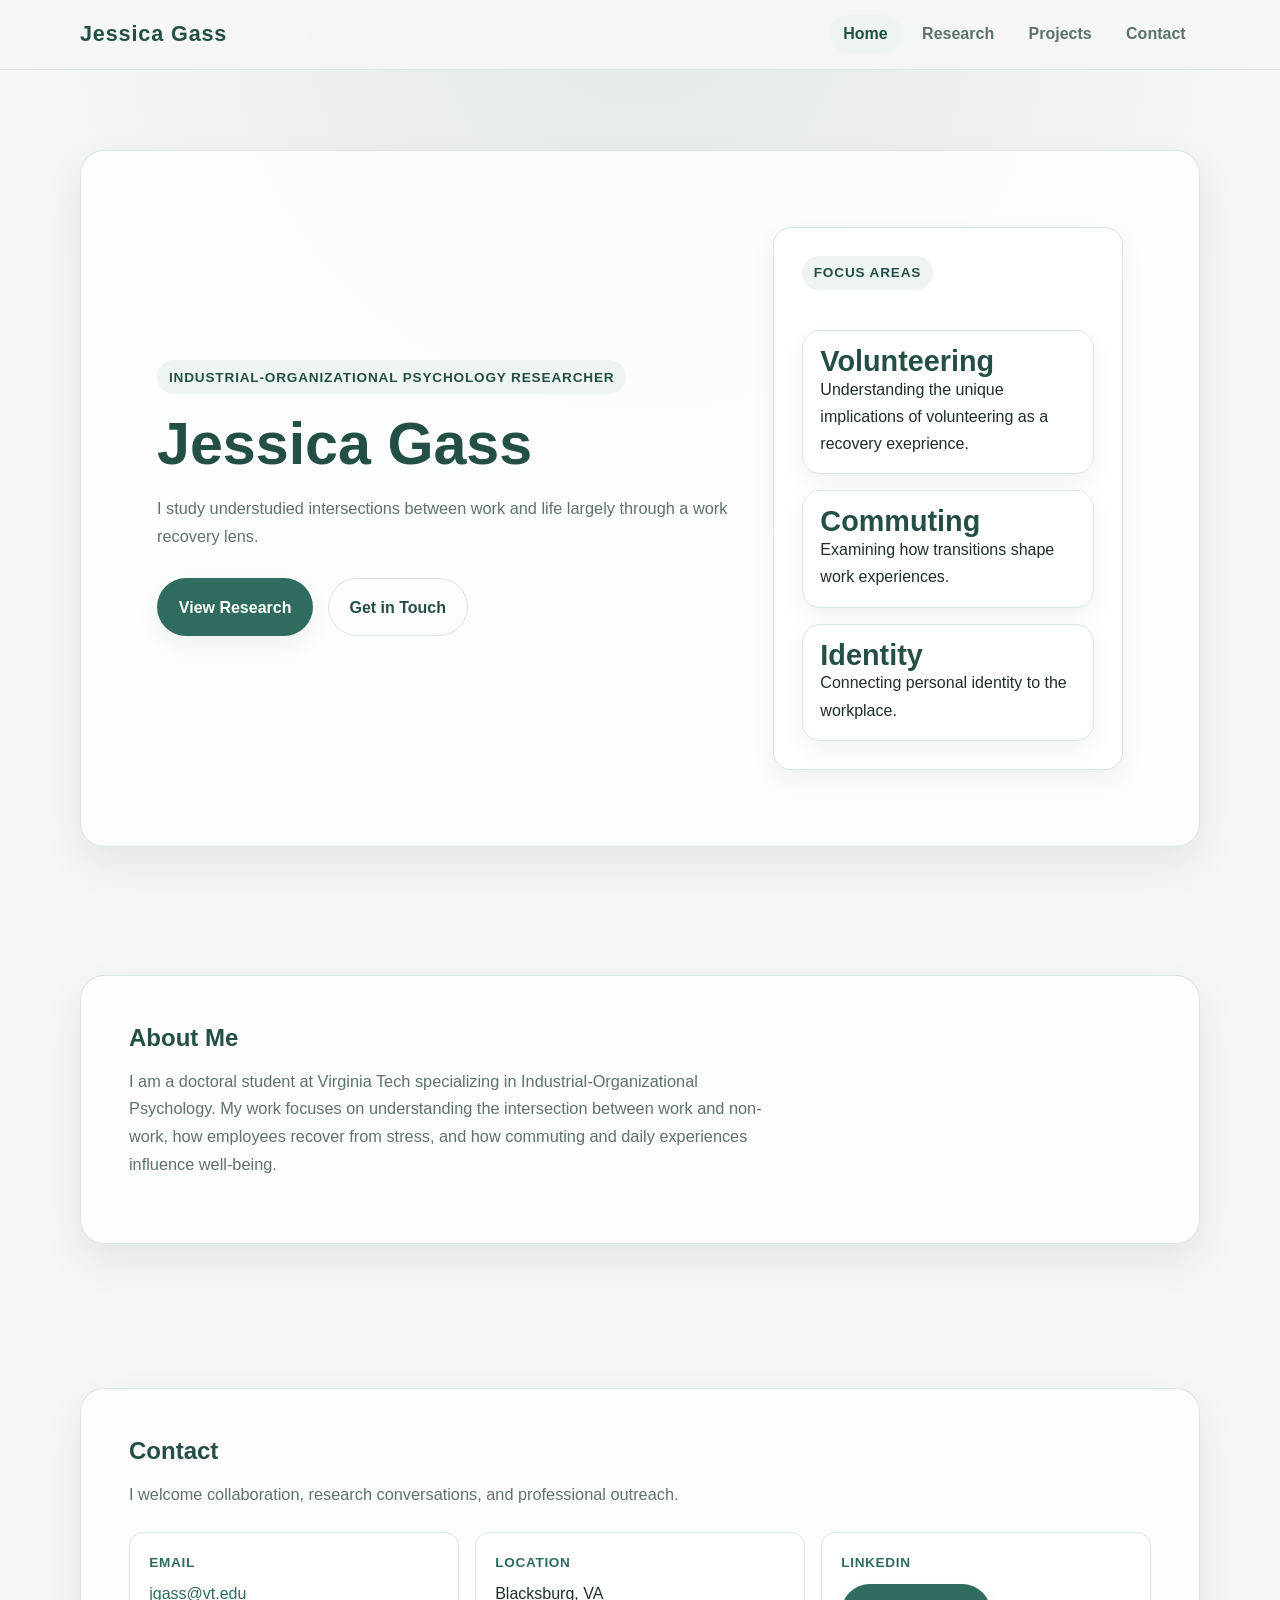
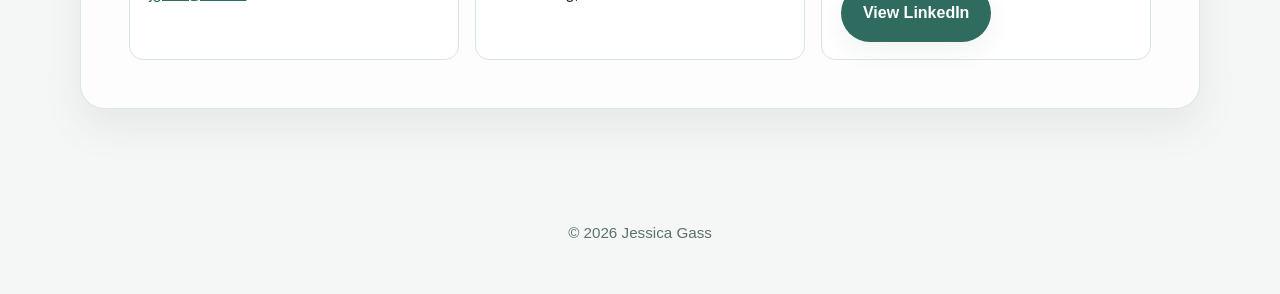
<file: index.html>
<!DOCTYPE html>
<html lang="en">
<head>
    <meta charset="UTF-8">
    <meta name="viewport" content="width=device-width, initial-scale=1.0">
    <title>Jessica Gass</title>
    <link rel="stylesheet" href="styles.css">
</head>
<body>

<header>
    <nav class="navbar">
        <h1 class="logo">Jessica Gass</h1>
        <ul class="nav-links">
            <li><a href="index.html" class="active">Home</a></li>
            <li><a href="research.html">Research</a></li>
            <li><a href="projects.html">Projects</a></li>
            <li><a href="#contact">Contact</a></li>
        </ul>
    </nav>
</header>

<section class="hero">
    <div class="section-inner">
        <div class="hero-panel">
            <div class="hero-grid">
                <div class="hero-text">
                    <span class="eyebrow">Industrial-Organizational Psychology Researcher</span>
                    <h2>Jessica Gass</h2>
                    <p>
                        I study understudied intersections between work and life largely through a work recovery lens.
                    </p>
                    <div class="hero-actions">
                        <a href="research.html" class="button">View Research</a>
                        <a href="#contact" class="button-secondary">Get in Touch</a>
                    </div>
                </div>
                <aside class="hero-card">
                    <span class="eyebrow">Focus Areas</span>
                    <div class="stat-list">
                        <div class="stat-card">
                            <strong>Volunteering</strong>
                            <span>Understanding the unique implications of volunteering as a recovery exeprience.</span>
                        </div>
                        <div class="stat-card">
                            <strong>Commuting</strong>
                            <span>Examining how transitions shape work experiences.</span>
                        </div>
                        <div class="stat-card">
                            <strong>Identity</strong>
                            <span>Connecting personal identity to the workplace.</span>
                        </div>
                    </div>
                </aside>
            </div>
        </div>
    </div>
</section>

<section class="about tight-follow">
    <div class="section-inner">
        <div class="panel">
            <h2>About Me</h2>
            <p class="section-copy">
                I am a doctoral student at Virginia Tech specializing in Industrial-Organizational Psychology.
                My work focuses on understanding the intersection between work and non-work, how employees recover from stress, and how commuting and daily
                experiences influence well-being.
            </p>
        </div>
    </div>
</section>

<section class="contact" id="contact">
    <div class="section-inner">
        <div class="panel">
            <h2>Contact</h2>
            <p class="lead">I welcome collaboration, research conversations, and professional outreach.</p>
            <div class="contact-grid">
                <div class="contact-item">
                    <span>Email</span>
                    <a href="mailto:jgass@vt.edu">jgass@vt.edu</a>
                </div>
                <div class="contact-item">
                    <span>Location</span>
                    Blacksburg, VA
                </div>
                <div class="contact-item">
                    <span>LinkedIn</span>
                    <a href="https://www.linkedin.com/in/jessica-gass-5a269016b/" target="_blank" rel="noopener noreferrer" class="button linkedin-button">View LinkedIn</a>
                </div>
            </div>
        </div>
    </div>
</section>

<footer>
    <div class="footer-inner">
        <p>© 2026 Jessica Gass</p>
    </div>
</footer>

</body>
</html>
</file>
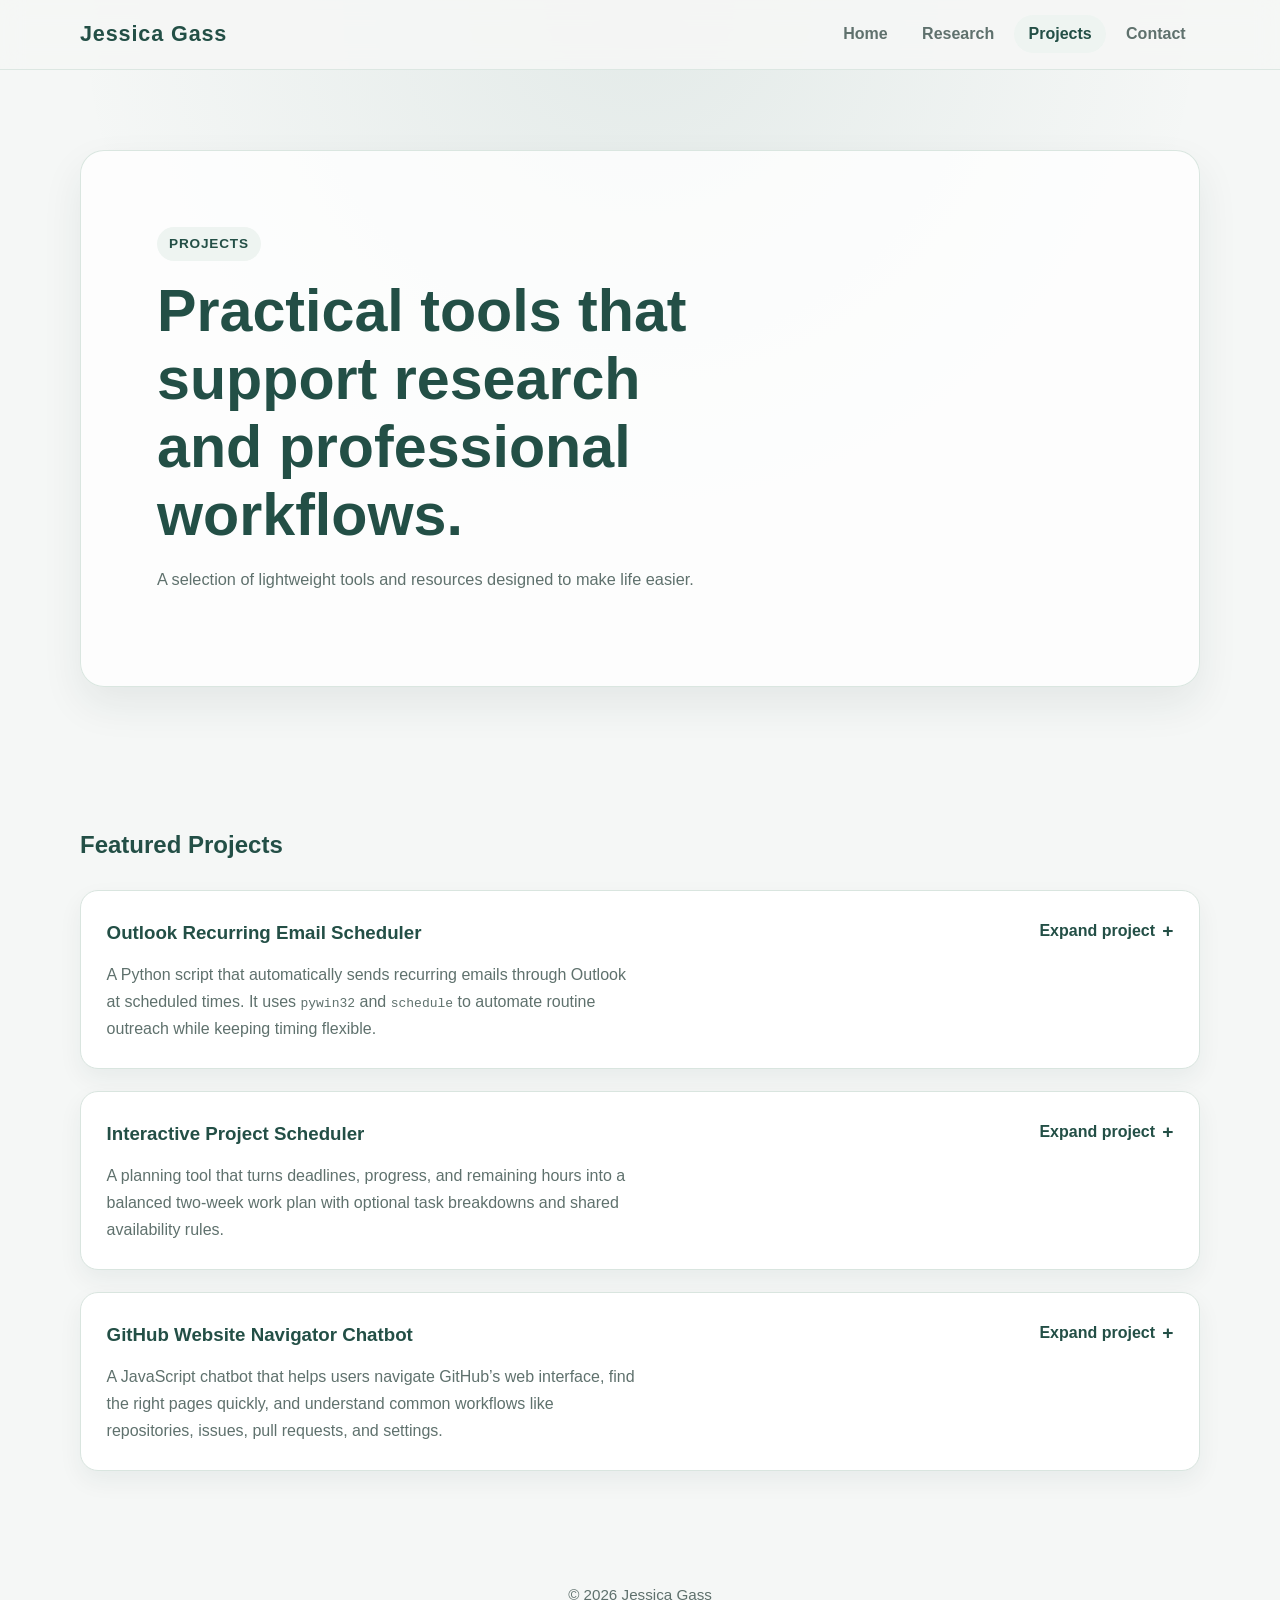
<file: projects.html>
<!DOCTYPE html>
<html lang="en">
<head>
  <meta charset="UTF-8">
  <meta name="viewport" content="width=device-width, initial-scale=1.0">
  <title>Jessica Gass | Projects</title>
  <link rel="stylesheet" href="styles.css">
</head>
<body>

  <header>
    <nav class="navbar">
      <h1 class="logo">Jessica Gass</h1>
      <ul class="nav-links">
        <li><a href="index.html">Home</a></li>
        <li><a href="research.html">Research</a></li>
        <li><a href="projects.html" class="active">Projects</a></li>
        <li><a href="index.html#contact">Contact</a></li>
      </ul>
    </nav>
  </header>

  <main>
    <section class="hero page-hero">
      <div class="section-inner">
        <div class="hero-panel">
          <span class="eyebrow">Projects</span>
          <h2>Practical tools that support research and professional workflows.</h2>
          <p>
            A selection of lightweight tools and resources designed to make life easier.
          </p>
        </div>
      </div>
    </section>

    <section class="highlights">
      <div class="section-inner">
        <h2>Featured Projects</h2>
        <div class="cards project-showcase">
          <details class="card project-card">
            <summary class="project-card-summary">
              <div>
                <h3>Outlook Recurring Email Scheduler</h3>
                <p>
                  A Python script that automatically sends recurring emails through Outlook at scheduled times. 
                  It uses <code>pywin32</code> and <code>schedule</code> to automate routine outreach while keeping timing flexible.
                </p>
              </div>
              <span class="project-card-toggle" aria-hidden="true">Expand project</span>
            </summary>

            <div class="project-card-body">
              <div class="inline-actions">
                <button class="button" id="download-btn">Download Code</button>
              </div>

              <details class="project-details">
                <summary>Instructions for full automation</summary>
                <ol>
                  <li>Open Task Scheduler.</li>
                  <li>Create a basic task.</li>
                  <li>Choose a trigger such as <em>At log on</em> or <em>Daily</em>.</li>
                  <li>Select <em>Start a program</em> as the action.</li>
                  <li>Set the program to <code>python.exe</code>.</li>
                  <li>Provide <code>C:\path\to\outlook_scheduler.py</code> as the argument.</li>
                  <li>Set <code>C:\path\to\</code> as the start-in directory.</li>
                </ol>
              </details>

              <details class="project-details">
                <summary>Scheduling options and adjustments</summary>
                <p>You can adjust when the script sends emails and who receives them:</p>
                <ul>
                  <li><strong>Daily at 9:00 AM:</strong> <code>schedule.every().day.at("09:00").do(send_outlook_email)</code></li>
                  <li><strong>Weekly:</strong> <code>schedule.every().monday.at("10:30").do(send_outlook_email)</code></li>
                  <li><strong>Every 2 hours:</strong> <code>schedule.every(2).hours.do(send_outlook_email)</code></li>
                  <li><strong>Multiple recipients:</strong> <code>mail.To = "a@example.com; b@example.com"</code></li>
                </ul>
              </details>
            </div>
          </details>
          <details class="card project-card scheduler-card">
            <summary class="project-card-summary">
              <div>
                <h3>Interactive Project Scheduler</h3>
                <p>
                  A planning tool that turns deadlines, progress, and remaining hours into a balanced two-week work plan with optional task breakdowns and shared availability rules.
                </p>
              </div>
              <span class="project-card-toggle" aria-hidden="true">Expand project</span>
            </summary>

            <div class="project-card-body scheduler-card-body">
              <div id="project-scheduler" class="panel scheduler-panel">
                <div class="scheduler-header">
                  <h2>Build a balanced project plan</h2>
                  <p class="lead">
                    Enter a deadline, progress, and total hours to spread the remaining work as evenly as possible across the days leading up to the deadline. Detailed step entries are optional.
                  </p>
                </div>

                <div class="scheduler-settings" aria-labelledby="scheduler-settings-title">
                  <div>
                    <h3 id="scheduler-settings-title">Shared availability settings</h3>
                    <p class="scheduler-settings-copy">Set these once and they will apply to every project you add to the schedule.</p>
                  </div>
                  <form id="scheduleSettingsForm" class="scheduler-form scheduler-settings-form">
                    <label>Rest Days (comma separated weekdays)
                      <input type="text" id="restDays" name="restDays" placeholder="Saturday, Sunday">
                    </label>
                    <label>Meeting-Heavy Days (comma separated weekdays)
                      <input type="text" id="meetingDays" name="meetingDays" placeholder="Monday, Wednesday">
                    </label>
                    <div class="inline-actions scheduler-form-full">
                      <button type="submit" class="button-secondary">Save Availability</button>
                    </div>
                  </form>
                </div>

                <form id="projectForm" class="scheduler-form">
                  <label>Project Name
                    <input type="text" id="projectName" name="projectName" required>
                  </label>
                  <label>Stage (0-100%)
                    <input type="number" id="projectStage" name="projectStage" min="0" max="100" required>
                  </label>
                  <label>Deadline
                    <input type="date" id="deadline" name="deadline" required>
                  </label>
                  <label>Importance (1-5)
                    <input type="number" id="importance" name="importance" min="1" max="5" required>
                  </label>
                  <label>Total Project Time (hours)
                    <input type="number" id="totalHours" name="totalHours" min="0.5" step="0.5" required>
                  </label>
                  <label class="scheduler-form-full">Optional Steps (comma separated, format Step:hours)
                    <input type="text" id="steps" name="steps" placeholder="Research:4, Draft:6, Revise:2">
                  </label>
                  <div class="inline-actions scheduler-form-full">
                    <button type="submit" class="button">Add Project</button>
                  </div>
                </form>

                <div class="scheduler-legend scheduler-form-full" aria-label="Scheduler day weights">
                  <span><strong>Rest days:</strong> no new work is assigned.</span>
                  <span><strong>Meeting-heavy days:</strong> lighter workloads receive about half-capacity assignments.</span>
                </div>

                <div class="schedule-actions">
                  <button type="button" class="button-secondary" id="saveScheduleBtn">Save Schedule</button>
                  <button type="button" class="button-secondary" id="downloadScheduleBtn">Download Schedule</button>
                  <button type="button" class="button-secondary" id="resetScheduleBtn">Reset Scheduler</button>
                </div>

                <div id="schedulerStatus" class="scheduler-status" aria-live="polite">
                  Add a project to generate a two-week task schedule.
                </div>
                <div id="calendar" class="cards scheduler-calendar" aria-live="polite"></div>
              </div>
            </div>
          </details>

          <details class="card project-card github-chatbot-card">
            <summary class="project-card-summary">
              <div>
                <h3>GitHub Website Navigator Chatbot</h3>
                <p>
                  A JavaScript chatbot that helps users navigate GitHub’s web interface, find the right pages quickly, and understand common workflows like repositories, issues, pull requests, and settings.
                </p>
              </div>
              <span class="project-card-toggle" aria-hidden="true">Expand project</span>
            </summary>

            <div class="project-card-body github-chatbot-body">
              <div class="panel github-chatbot-panel">
                <h2>Ask the GitHub Navigator chatbot</h2>
                <p class="lead">
                  Ask where to click on GitHub.com for common tasks, how to create a new GitHub Pages page, or for starter code snippets (navbar, dropdown menu, and CSS setup).
                </p>

                <div class="chatbox-shell" role="region" aria-label="GitHub Navigator Chat">
                  <div class="chatbox-header">
                    <span class="chatbox-indicator" aria-hidden="true"></span>
                    <div>
                      <p class="chatbox-title">GitHub Navigator</p>
                      <p class="chatbox-subtitle">Online now</p>
                    </div>
                  </div>

                  <div id="githubChatLog" class="github-chat-log" aria-live="polite"></div>
                  <div class="chatbox-prompts" aria-label="Chat examples">
                    <button type="button" class="prompt-chip" data-prompt="How do I create a new page for my GitHub Pages site?">New page on GitHub Pages</button>
                    <button type="button" class="prompt-chip" data-prompt="Give me basic HTML and CSS for a responsive navbar.">Navbar starter code</button>
                    <button type="button" class="prompt-chip" data-prompt="How do I make a dropdown menu in HTML, CSS, and JavaScript?">Dropdown menu code</button>
                    <button type="button" class="prompt-chip" data-prompt="How should I organize styles.css for a website?">styles.css structure</button>
                  </div>

                  <form id="githubChatForm" class="github-chat-form">
                    <label for="githubChatInput" class="visually-hidden">Your message</label>
                    <input
                      id="githubChatInput"
                      name="githubChatInput"
                      type="text"
                      placeholder="Type your message..."
                      autocomplete="off"
                      required
                    >
                    <div class="inline-actions chatbox-actions">
                      <button type="submit" class="button">Send</button>
                      <button type="button" id="githubChatReset" class="button-secondary">Clear</button>
                    </div>
                  </form>
                  </div>
              </div>
            </div>
          </details>
        </div>
      </div>
    </section>
  </main>

  <footer>
    <div class="footer-inner">
      <p>© 2026 Jessica Gass</p>
    </div>
  </footer>

  <script>
    const code = `
python -m pip install pywin32 schedule
import win32com.client
import schedule
import time
from datetime import datetime

def send_outlook_email():
    try:
        outlook = win32com.client.Dispatch("Outlook.Application")
        mail = outlook.CreateItem(0)
        mail.To = "recipient@example.com"
        mail.CC = ""
        mail.Subject = "Scheduled Outlook Email"
        mail.Body = (
            "Hello,\n\n"
            "This is a recurring scheduled email sent via Python and Outlook.\n\n"
            f"Sent at: {datetime.now()}\n\n"
            "Best regards,"
        )
        mail.Send()
        print(f"Email sent successfully at {datetime.now()}")
    except Exception as e:
        print("Error sending email:", e)

schedule.every().day.at("09:00").do(send_outlook_email)
print("Outlook email scheduler started...")
while True:
    schedule.run_pending()
    time.sleep(30)
    `;

    const STORAGE_KEY = "jessica-project-scheduler";
    const DEFAULT_SETTINGS = {
      restDaysInput: "",
      meetingDaysInput: "",
      restDays: [],
      meetingDays: [],
    };

    const downloadBtn = document.getElementById("download-btn");
    const projectForm = document.getElementById("projectForm");
    const scheduleSettingsForm = document.getElementById("scheduleSettingsForm");
    const restDaysInput = document.getElementById("restDays");
    const meetingDaysInput = document.getElementById("meetingDays");
    const saveScheduleBtn = document.getElementById("saveScheduleBtn");
    const downloadScheduleBtn = document.getElementById("downloadScheduleBtn");
    const resetScheduleBtn = document.getElementById("resetScheduleBtn");
    const calendarEl = document.getElementById("calendar");
    const schedulerStatus = document.getElementById("schedulerStatus");
    const githubChatForm = document.getElementById("githubChatForm");
    const githubChatInput = document.getElementById("githubChatInput");
    const githubChatLog = document.getElementById("githubChatLog");
    const githubChatResetBtn = document.getElementById("githubChatReset");
    const chatPromptButtons = document.querySelectorAll(".prompt-chip");
    const MS_PER_DAY = 1000 * 60 * 60 * 24;
    const WEEKDAY_INDEX = {
      sunday: 0,
      sun: 0,
      monday: 1,
      mon: 1,
      tuesday: 2,
      tue: 2,
      tues: 2,
      wednesday: 3,
      wed: 3,
      thursday: 4,
      thu: 4,
      thurs: 4,
      friday: 5,
      fri: 5,
      saturday: 6,
      sat: 6,
    };

    let projects = [];
    let scheduleSettings = { ...DEFAULT_SETTINGS };
    let latestSchedule = [];
    let latestSummary = null;

    downloadBtn.addEventListener("click", () => {
      const blob = new Blob([code], { type: "text/x-python" });
      const url = URL.createObjectURL(blob);
      const a = document.createElement("a");
      a.href = url;
      a.download = "outlook_email_scheduler.py";
      document.body.appendChild(a);
      a.click();
      document.body.removeChild(a);
      URL.revokeObjectURL(url);
    });

    scheduleSettingsForm.addEventListener("submit", (event) => {
      event.preventDefault();
      applySettingsFromInputs();
      persistSchedulerState();
      renderCalendar();
    });

    projectForm.addEventListener("submit", (event) => {
      event.preventDefault();

      const name = document.getElementById("projectName").value.trim();
      const stage = Number(document.getElementById("projectStage").value);
      const deadline = document.getElementById("deadline").value;
      const importance = Number(document.getElementById("importance").value);
      const totalHours = Number(document.getElementById("totalHours").value);
      const stepsInput = document.getElementById("steps").value.trim();
      const parsedSteps = parseSteps(stepsInput, totalHours);

      projects.push({
        id: crypto.randomUUID(),
        name,
        stage,
        deadline,
        importance,
        totalHours,
        steps: parsedSteps,
      });

      projectForm.reset();
      persistSchedulerState();
      renderCalendar();
    });

    saveScheduleBtn.addEventListener("click", () => {
      persistSchedulerState();
      renderCalendar("Schedule saved in this browser.");
    });

    downloadScheduleBtn.addEventListener("click", () => {
      if (!latestSchedule.length || !latestSummary) {
        renderCalendar("Add at least one project before downloading the schedule.");
        return;
      }

      persistSchedulerState();
      downloadScheduleFile();
      renderCalendar("Schedule downloaded successfully.");
    });

    resetScheduleBtn.addEventListener("click", () => {
      resetScheduler();
    });

    const githubChatOpeners = [
      "Hey! I’m GitHub Navigator 👋 Ask me where to click on GitHub.com and I’ll map out the fastest path.",
      "Try prompts like: 'How do I open pull requests?', 'How do I clone a repo?', 'Where are repository settings?', or 'How can I resolve merge conflicts?'.",
    ];

    const githubDocsHome = { label: "GitHub Docs", url: "https://docs.github.com" };
    const githubDefinitionKnowledge = [
      {
        terms: ["pull request", "pr"],
        answer: "A pull request is a proposal to merge changes from one branch into another. It shows code differences, lets collaborators review and discuss the changes, runs checks, and provides merge options when the update is ready.",
        sources: [
          { label: "About pull requests", url: "https://docs.github.com/pull-requests/collaborating-with-pull-requests/proposing-changes-to-your-work-with-pull-requests/about-pull-requests" },
        ],
      },
      {
        terms: ["action log", "actions log", "workflow log", "run log", "job log"],
        answer: "An Actions log is the detailed output from a workflow run or job in GitHub Actions. It records each step, command output, and failures so you can debug automation and confirm what happened during CI/CD.",
        sources: [
          { label: "Viewing workflow run history", url: "https://docs.github.com/actions/monitoring-and-troubleshooting-workflows/viewing-workflow-run-history" },
        ],
      },
      {
        terms: ["repository", "repo"],
        answer: "A repository is a project container on GitHub that stores files, commit history, branches, pull requests, issues, and settings. It is the central place where code and collaboration workflows live.",
        sources: [
          { label: "About repositories", url: "https://docs.github.com/repositories/creating-and-managing-repositories/about-repositories" },
        ],
      },
      {
        terms: ["branch"],
        answer: "A branch is an independent line of development in a repository. It allows you to work on changes safely without affecting the default branch until you are ready to merge.",
        sources: [
          { label: "About branches", url: "https://docs.github.com/repositories/configuring-branches-and-merges-in-your-repository/managing-branches-in-your-repository/about-branches" },
        ],
      },
      {
        terms: ["commit"],
        answer: "A commit is a saved snapshot of changes in a repository, including a message describing what changed. Commits build your project history and can be reviewed, compared, and reverted.",
        sources: [
          { label: "About commits", url: "https://docs.github.com/pull-requests/committing-changes-to-your-project/creating-and-editing-commits/about-commits" },
        ],
      },
      {
        terms: ["fork"],
        answer: "A fork is a personal copy of someone else’s repository. It lets you experiment and contribute changes back through pull requests without direct write access to the original project.",
        sources: [
          { label: "Fork a repo", url: "https://docs.github.com/pull-requests/collaborating-with-pull-requests/working-with-forks/fork-a-repo" },
        ],
      },
      {
        terms: ["issue"],
        answer: "An issue is a tracked discussion item for bugs, tasks, feature ideas, or questions in a repository. Teams use issues to plan, assign work, and track progress.",
        sources: [
          { label: "Quickstart for GitHub Issues", url: "https://docs.github.com/issues/tracking-your-work-with-issues/quickstart" },
        ],
      },
      {
        terms: ["github action", "workflow"],
        answer: "A GitHub Actions workflow is an automated process defined in YAML files inside .github/workflows. Workflows can run tests, builds, deployments, and other tasks based on events.",
        sources: [
          { label: "Understanding GitHub Actions", url: "https://docs.github.com/actions/learn-github-actions/understanding-github-actions" },
        ],
      },
      {
        terms: ["merge conflict", "conflict"],
        answer: "A merge conflict happens when GitHub cannot automatically combine changes from different branches because overlapping lines were edited differently. You need to choose or combine changes before merging.",
        sources: [
          { label: "Resolving a merge conflict on GitHub", url: "https://docs.github.com/pull-requests/collaborating-with-pull-requests/addressing-merge-conflicts/resolving-a-merge-conflict-on-github" },
        ],
      },
      {
        terms: ["gitignore", ".gitignore"],
        answer: "A .gitignore file tells Git which files and folders should not be tracked, such as build output, secrets, and local environment files.",
        sources: [
          { label: "Ignoring files", url: "https://docs.github.com/get-started/getting-started-with-git/ignoring-files" },
        ],
      },
    ];

    const githubNavigatorKnowledge = [
      {
        keywords: ["repository", "repo", "code tab", "default branch"],
        answer: "Open a repository, then use the top tabs: Code, Issues, Pull requests, Actions, Projects, Security, and Insights.",
        paths: [
          { label: "Your repositories", url: "https://github.com/repositories" },
          { label: "Managing a repository", url: "https://docs.github.com/repositories" },
        ],
      },
      {
        keywords: ["issue", "issues", "bug", "ticket"],
        answer: "Go to the repository > Issues tab > New issue. You can apply labels, assignees, milestones, and templates from the sidebar.",
        paths: [
          { label: "Issues quickstart", url: "https://docs.github.com/issues/tracking-your-work-with-issues/quickstart" },
          { label: "GitHub Issues", url: "https://github.com/issues" },
        ],
      },
      {
        keywords: ["pull request", "pr", "merge"],
        answer: "Open your repo > Pull requests > New pull request, choose base/compare branches, then create and review checks before merging.",
        paths: [
          { label: "Creating a pull request", url: "https://docs.github.com/pull-requests/collaborating-with-pull-requests/proposing-changes-to-your-work-with-pull-requests/creating-a-pull-request" },
          { label: "Pull requests dashboard", url: "https://github.com/pulls" },
        ],
      },
      {
        keywords: ["actions", "workflow", "ci", "logs", "run"],
        answer: "Use the Actions tab inside a repository to view workflow runs, open a run, and inspect each job’s logs and artifacts.",
        paths: [
          { label: "GitHub Actions docs", url: "https://docs.github.com/actions" },
          { label: "Actions dashboard", url: "https://github.com/actions" },
        ],
      },
      {
        keywords: ["branch", "branches", "create branch", "switch branch"],
        answer: "In the repo Code tab, click the branch selector near the file list, then create or switch branches from the dropdown.",
        paths: [
          { label: "About branches", url: "https://docs.github.com/repositories/configuring-branches-and-merges-in-your-repository/managing-branches-in-your-repository/about-branches" },
        ],
      },
      {
        keywords: ["settings", "permissions", "collaborator", "access", "teams"],
        answer: "Go to the repository > Settings. For access control, open Collaborators & teams (or Manage access depending on repo type).",
        paths: [
          { label: "Repository settings", url: "https://docs.github.com/repositories/managing-your-repositorys-settings-and-features" },
        ],
      },
      {
        keywords: ["profile", "account", "avatar", "bio"],
        answer: "Click your profile photo (top-right) to open account menus. Visit Your profile to edit your bio, pinned repos, and activity overview.",
        paths: [
          { label: "Your profile", url: "https://github.com/settings/profile" },
          { label: "Personal settings", url: "https://github.com/settings" },
        ],
      },
      {
        keywords: ["notification", "notifications", "watch", "inbox"],
        answer: "Use the Notifications inbox to track mentions, reviews, and subscribed updates. Filter by reason to reduce noise.",
        paths: [
          { label: "Notifications inbox", url: "https://github.com/notifications" },
          { label: "Notifications docs", url: "https://docs.github.com/account-and-profile/managing-subscriptions-and-notifications-on-github" },
        ],
      },
      {
        keywords: ["clone", "clone repo", "git clone"],
        answer: "Open the repository Code tab, click the green Code button, then copy the HTTPS, SSH, or CLI URL to clone locally.",
        paths: [
          { label: "Cloning a repository", url: "https://docs.github.com/repositories/creating-and-managing-repositories/cloning-a-repository" },
        ],
      },
      {
        keywords: ["push", "commit and push", "upload code", "publish code"],
        answer: "Commit changes locally, then push your branch to GitHub. If prompted, authenticate with your GitHub credentials or a personal access token.",
        paths: [
          { label: "Pushing commits to a remote repository", url: "https://docs.github.com/get-started/using-git/pushing-commits-to-a-remote-repository" },
          { label: "Managing your personal access tokens", url: "https://docs.github.com/authentication/keeping-your-account-and-data-secure/managing-your-personal-access-tokens" },
        ],
      },
      {
        keywords: ["merge conflict", "conflict", "resolve conflict"],
        answer: "When a pull request has conflicts, open it and use Resolve conflicts (if available) or fix conflicts locally and push the updated branch.",
        paths: [
          { label: "Resolving merge conflicts", url: "https://docs.github.com/pull-requests/collaborating-with-pull-requests/addressing-merge-conflicts" },
        ],
      },
      {
        keywords: ["private repo", "public repo", "visibility", "change visibility"],
        answer: "To change repository visibility, open Settings > General, then find the Danger Zone visibility options and confirm the change.",
        paths: [
          { label: "Setting repository visibility", url: "https://docs.github.com/repositories/managing-your-repositorys-settings-and-features/managing-repository-settings/setting-repository-visibility" },
        ],
      },
      {
        keywords: ["2fa", "two factor", "two-factor", "authentication app", "security key"],
        answer: "Enable two-factor authentication from your account security settings, then verify with an authenticator app, security key, or supported method.",
        paths: [
          { label: "Configuring 2FA", url: "https://docs.github.com/authentication/securing-your-account-with-two-factor-authentication-2fa/configuring-two-factor-authentication" },
        ],
      },
      {
        keywords: ["collaborator", "invite collaborator", "add collaborator", "manage access"],
        answer: "In a repository, open Settings > Collaborators and teams (or Manage access), then invite people or teams and assign permission levels.",
        paths: [
          { label: "Inviting collaborators", url: "https://docs.github.com/repositories/managing-your-repositorys-settings-and-features/managing-repository-settings/inviting-collaborators-to-a-personal-repository" },
        ],
      },
    ];

    const starterCodeSnippets = {
      navbar: `<nav class="navbar">
  <a class="brand" href="/">MySite</a>
  <button class="menu-toggle" aria-expanded="false" aria-controls="main-menu">Menu</button>
  <ul id="main-menu" class="menu">
    <li><a href="/">Home</a></li>
    <li><a href="/about.html">About</a></li>
    <li><a href="/projects.html">Projects</a></li>
    <li><a href="/contact.html">Contact</a></li>
  </ul>
</nav>`,
      dropdown: `<div class="dropdown">
  <button class="dropdown-toggle" aria-expanded="false">Resources</button>
  <ul class="dropdown-menu" hidden>
    <li><a href="/guides.html">Guides</a></li>
    <li><a href="/tutorials.html">Tutorials</a></li>
    <li><a href="/faq.html">FAQ</a></li>
  </ul>
</div>

// JavaScript
const toggle = document.querySelector(".dropdown-toggle");
const menu = document.querySelector(".dropdown-menu");
toggle.addEventListener("click", () => {
  const open = toggle.getAttribute("aria-expanded") === "true";
  toggle.setAttribute("aria-expanded", String(!open));
  menu.hidden = open;
});`,
      stylesheet: `:root {
  --bg: #f8fafc;
  --text: #1f2937;
  --primary: #0f766e;
}

* { box-sizing: border-box; }
body {
  margin: 0;
  font-family: Inter, system-ui, sans-serif;
  color: var(--text);
  background: var(--bg);
}

.container {
  width: min(1100px, 92%);
  margin-inline: auto;
}

.button {
  background: var(--primary);
  color: white;
  border: 0;
  border-radius: 999px;
  padding: 0.65rem 1rem;
}`,
    };

    function createGitHubReply(text, sources = [], actions = [], code = "") {
      return { text, sources, actions, code };
    }

    function appendGitHubChatMessage(role, content) {
      const message = document.createElement("div");
      message.className = `github-chat-message ${role}`;
      const roleLabel = role === "bot" ? "GitHub Navigator" : "You";

      const author = document.createElement("span");
      author.className = "github-chat-author";
      author.textContent = roleLabel;

      const body = document.createElement("p");
      body.className = "github-chat-text";
      const payload = typeof content === "string" ? createGitHubReply(content) : content;
      body.textContent = payload.text;

      message.append(author, body);

      if (role === "bot" && payload.code) {
        const codeBlock = document.createElement("pre");
        codeBlock.className = "github-chat-code";
        const codeContent = document.createElement("code");
        codeContent.textContent = payload.code;
        codeBlock.append(codeContent);
        message.append(codeBlock);
      }

      if (role === "bot" && payload.actions?.length) {
        const opportunityList = document.createElement("ul");
        opportunityList.className = "github-chat-actions";

        payload.actions.forEach((action, index) => {
          const item = document.createElement("li");
          item.textContent = `${index + 1}) ${action}`;
          opportunityList.appendChild(item);
        });

        message.append(opportunityList);
      }

      if (role === "bot" && payload.sources?.length) {
        const sourceWrapper = document.createElement("p");
        sourceWrapper.className = "github-chat-text";
        sourceWrapper.append("Source: ");

        payload.sources.forEach((source, index) => {
          const link = document.createElement("a");
          link.href = source.url;
          link.target = "_blank";
          link.rel = "noopener noreferrer";
          link.textContent = source.label;
          sourceWrapper.append(link);

          if (index < payload.sources.length - 1) {
            sourceWrapper.append(", ");
          }
        });

        message.append(sourceWrapper);
      }
      githubChatLog.appendChild(message);
      githubChatLog.scrollTop = githubChatLog.scrollHeight;
    }

    function getGitHubBotReply(question) {
      const input = question.toLowerCase();
      const normalizedInput = normalizeSearchTerms(input);
      const definitionMatch = findDefinitionMatch(normalizedInput);
      const matches = githubNavigatorKnowledge.filter((entry) =>
        entry.keywords.some((keyword) => normalizedInput.includes(keyword))
      );
      const sourceLinks = buildGitHubSources(normalizedInput, matches);

      if (definitionMatch && isDefinitionQuestion(normalizedInput)) {
        return createGitHubReply(
          definitionMatch.answer,
          [githubDocsHome, ...(definitionMatch.sources || [])],
          [
            `Want a practical walkthrough? Ask: "How do I use ${definitionMatch.terms[0]} on GitHub?"`,
            "You can also ask for related terms, like commit, fork, issue, workflow, and merge.",
          ]
        );
      }

      if (isGitHubPagesQuestion(normalizedInput)) {
        return createGitHubReply(
          "To add a new page on GitHub Pages: create a new .html file in your site repository, add it to your navigation links, commit the change, and wait for Pages to rebuild. You can also create pages directly in the GitHub web editor from Add file > Create new file.",
          [
            { label: "GitHub Pages docs", url: "https://docs.github.com/pages" },
            { label: "Creating new files on GitHub", url: "https://docs.github.com/repositories/working-with-files/managing-files/creating-new-files" },
          ],
          [
            "Open your GitHub Pages repository (often <username>.github.io).",
            "Create a file like about.html or resources.html.",
            "Add a matching link in your navbar.",
            "Commit changes to the publishing branch and refresh the live site.",
          ]
        );
      }

      if (isNavbarQuestion(normalizedInput)) {
        return createGitHubReply(
          "Here is a simple responsive navbar starter. Use the same links across your pages so navigation stays consistent.",
          [{ label: "HTML basics", url: "https://developer.mozilla.org/docs/Learn_web_development/Core/Structuring_content/Basic_HTML_syntax" }],
          ["Paste this into your page and adapt link paths for your site structure."],
          starterCodeSnippets.navbar
        );
      }

      if (isDropdownQuestion(normalizedInput)) {
        return createGitHubReply(
          "This dropdown starter includes a small JavaScript toggle and accessible aria-expanded handling.",
          [{ label: "ARIA authoring practices", url: "https://www.w3.org/WAI/ARIA/apg/" }],
          ["Style .dropdown-menu with position:absolute if you want it to open below the button."],
          starterCodeSnippets.dropdown
        );
      }

      if (isStylesheetQuestion(normalizedInput)) {
        return createGitHubReply(
          "This styles.css starter gives you a clean foundation with color variables, body defaults, and reusable utility classes.",
          [{ label: "CSS reference", url: "https://developer.mozilla.org/docs/Web/CSS/Reference" }],
          ["Keep variables at the top and group rules by layout, components, and utilities."],
          starterCodeSnippets.stylesheet
        );
      }

      if (!matches.length) {
        if (definitionMatch) {
          return createGitHubReply(
            definitionMatch.answer,
            [githubDocsHome, ...(definitionMatch.sources || [])],
            [
              `If helpful, I can also show where to click in GitHub to use ${definitionMatch.terms[0]}.`,
            ]
          );
        }

        return createGitHubReply(
          "I can help with GitHub navigation and basic website setup. Ask about GitHub Pages, cloning, pushing commits, pull requests, merge conflicts, repository visibility, collaborators, or starter code for a navbar/dropdown/styles.css.",
          [githubDocsHome, ...sourceLinks],
          [
            "Open github.com and sign in.",
            "Use the top search bar to locate the repository or user.",
            "Use repository tabs (Code, Issues, Pull requests, Actions, Settings) to complete your task.",
            "Ask for a step-by-step path and I’ll provide click-by-click navigation.",
          ]
        );
      }

      return createGitHubReply(
        matches.map((entry) => entry.answer).join(" "),
        sourceLinks,
        buildGitHubActionSteps(input, matches[0])
      );
    }

    function buildGitHubActionSteps(input, match) {
      const repoHint = extractRepoHint(input);
      const repoStep = repoHint
        ? `Open repository: ${repoHint}.`
        : "Open the target repository from search or your profile.";

      const baseSteps = [
        "Sign in at github.com.",
        repoStep,
      ];

      if (!match) {
        return [...baseSteps, "Use the tab that matches your task (Issues, Pull requests, Actions, or Settings)."];
      }

      if (match.keywords.includes("issue")) {
        return [...baseSteps, "Open the Issues tab.", "Click New issue and complete the template."];
      }
      if (match.keywords.includes("pull request")) {
        return [...baseSteps, "Open Pull requests.", "Click New pull request and choose base/compare branches."];
      }
      if (match.keywords.includes("actions")) {
        return [...baseSteps, "Open Actions.", "Select a workflow run to inspect job logs."];
      }
      if (match.keywords.includes("clone")) {
        return [...baseSteps, "Open Code.", "Click the green Code button and copy HTTPS, SSH, or GitHub CLI URL."];
      }
      if (match.keywords.includes("push")) {
        return [...baseSteps, "Commit locally on your branch.", "Run git push origin <branch-name> and verify the branch appears on GitHub."];
      }
      if (match.keywords.includes("conflict")) {
        return [...baseSteps, "Open the pull request and check the conflict warning.", "Use Resolve conflicts or fix locally, then push the branch again."];
      }
      if (match.keywords.includes("settings")) {
        return [...baseSteps, "Open Settings.", "Choose the specific settings section from the left sidebar."];
      }
      return [...baseSteps, "Use the appropriate repository tab to continue the workflow."];
    }

    function buildGitHubSources(input, matches) {
      const searchText = normalizeSearchTerms(input);
      const repoHint = extractRepoHint(input);
      const encodedSearch = encodeURIComponent(repoHint || searchText);
      const links = [
        githubDocsHome,
        { label: "GitHub Search", url: `https://github.com/search?q=${encodedSearch}&type=repositories` },
      ];

      matches.forEach((match) => {
        (match.paths || []).forEach((path) => {
          if (!links.some((existing) => existing.url === path.url)) {
            links.push(path);
          }
        });
      });

      return links;
    }

    function normalizeSearchTerms(rawQuestion) {
      const cleaned = (rawQuestion || "")
        .toLowerCase()
        .replace(/[^a-z0-9\s./_-]/g, " ")
        .replace(/\s+/g, " ")
        .trim();
      return cleaned || "github navigation";
    }

    function includesAny(input, options) {
      return options.some((option) => input.includes(option));
    }

    function isGitHubPagesQuestion(input) {
      return includesAny(input, [
        "github pages",
        "gh pages",
        "new page",
        "create page",
        "add page",
        "new html page",
        "make a page",
      ]) && includesAny(input, ["github", "site", "pages", ".github.io", "website"]);
    }

    function isDefinitionQuestion(input) {
      return includesAny(input, [
        "what is",
        "what's",
        "define",
        "definition",
        "meaning of",
        "explain",
      ]);
    }

    function findDefinitionMatch(input) {
      return githubDefinitionKnowledge.find((entry) =>
        entry.terms.some((term) => input.includes(term))
      );
    }

    function isNavbarQuestion(input) {
      return includesAny(input, ["navbar", "navigation bar", "nav bar", "site menu"]);
    }

    function isDropdownQuestion(input) {
      return includesAny(input, ["dropdown", "drop down", "menu toggle", "submenu"]);
    }

    function isStylesheetQuestion(input) {
      return includesAny(input, ["styles.css", "css file", "stylesheet", "site styles", "css starter"]);
    }

    function extractRepoHint(input) {
      const locationPattern = /\b(?:repo|repository)\s+([a-z0-9._-]+\/[a-z0-9._-]+)\b/i;
      const match = input.match(locationPattern);
      return match ? match[1].trim().replace(/\s+/g, " ") : "";
    }

    function resetGitHubChat() {
      githubChatLog.innerHTML = "";
      githubChatOpeners.forEach((message) => appendGitHubChatMessage("bot", message));
    }

    githubChatForm.addEventListener("submit", (event) => {
      event.preventDefault();
      const question = githubChatInput.value.trim();

      if (!question) {
        return;
      }

      appendGitHubChatMessage("user", question);
      appendGitHubChatMessage("bot", getGitHubBotReply(question));
      githubChatInput.value = "";
      githubChatInput.focus();
    });

    githubChatResetBtn.addEventListener("click", () => {
      resetGitHubChat();
      githubChatInput.focus();
    });

    chatPromptButtons.forEach((button) => {
      button.addEventListener("click", () => {
        const prompt = button.dataset.prompt || "";
        if (!prompt) {
          return;
        }
        githubChatInput.value = prompt;
        githubChatInput.focus();
      });
    });

    function parseWeekdays(value) {
      if (!value) {
        return [];
      }

      return [...new Set(value
        .split(",")
        .map((entry) => WEEKDAY_INDEX[entry.trim().toLowerCase()])
        .filter((day) => Number.isInteger(day)))];
    }

    function applySettingsFromInputs() {
      const normalizedRestDays = parseWeekdays(restDaysInput.value.trim());
      const normalizedMeetingDays = parseWeekdays(meetingDaysInput.value.trim())
        .filter((day) => !normalizedRestDays.includes(day));

      scheduleSettings = {
        restDaysInput: restDaysInput.value.trim(),
        meetingDaysInput: meetingDaysInput.value.trim(),
        restDays: normalizedRestDays,
        meetingDays: normalizedMeetingDays,
      };
    }

    function parseSteps(stepsInput, totalHours) {
      if (!stepsInput) {
        return [{ id: crypto.randomUUID(), desc: "General project work", time: totalHours, completed: false }];
      }

      const parsed = stepsInput
        .split(",")
        .map((entry) => {
          const [desc, time] = entry.split(":");
          return {
            id: crypto.randomUUID(),
            desc: (desc || "Planning task").trim(),
            time: Math.max(Number(time) || 0, 0),
            completed: false,
          };
        })
        .filter((step) => step.desc);

      const totalStepHours = parsed.reduce((sum, step) => sum + step.time, 0);

      if (!parsed.length || totalStepHours <= 0) {
        return [{ id: crypto.randomUUID(), desc: "General project work", time: totalHours, completed: false }];
      }

      return parsed;
    }

    function prioritizeProjects() {
      const today = startOfDay(new Date());

      return projects
        .map((project) => {
          const deadlineDate = startOfDay(new Date(`${project.deadline}T00:00:00`));
          const remainingHours = roundHours(project.totalHours * ((100 - project.stage) / 100));
          const completionBoost = 1 + (project.stage / 100);
          const urgencyDays = Math.max(Math.ceil((deadlineDate - today) / MS_PER_DAY) + 1, 1);
          const urgencyBoost = 1 / urgencyDays;
          const availableDays = buildEligibleDays(today, deadlineDate).filter((day) => day.weight > 0);
          const availableWeight = roundHours(availableDays.reduce((sum, day) => sum + day.weight, 0));
          const capacityPressure = availableWeight > 0 ? remainingHours / availableWeight : Number.POSITIVE_INFINITY;
          const priorityScore = roundHours(
            (project.importance * 5) +
            (completionBoost * 4) +
            (urgencyBoost * 30) +
            (capacityPressure * 6)
          );

          return {
            ...project,
            deadlineDate,
            urgencyDays,
            remainingHours,
            availableDays,
            availableWeight,
            priorityScore,
          };
        })
        .sort((a, b) => b.priorityScore - a.priorityScore);
    }

    function buildEligibleDays(today, deadlineDate) {
      const effectiveDeadline = deadlineDate < today ? today : deadlineDate;
      const days = [];

      for (let cursor = new Date(today); cursor <= effectiveDeadline; cursor = new Date(cursor.getTime() + MS_PER_DAY)) {
        const date = startOfDay(cursor);
        const weekday = date.getDay();
        const isRestDay = scheduleSettings.restDays.includes(weekday);
        const isMeetingDay = !isRestDay && scheduleSettings.meetingDays.includes(weekday);

        days.push({
          date,
          weight: isRestDay ? 0 : isMeetingDay ? 0.5 : 1,
          isRestDay,
          isMeetingDay,
        });
      }

      return days;
    }

    function startOfDay(date) {
      const copy = new Date(date);
      copy.setHours(0, 0, 0, 0);
      return copy;
    }

    function roundHours(value) {
      return Math.round(value * 100) / 100;
    }

    function formatHours(value) {
      return Number.isInteger(value) ? `${value}` : value.toFixed(2).replace(/0+$/, "").replace(/\.$/, "");
    }

    function formatDate(date) {
      return date.toLocaleDateString(undefined, {
        weekday: "short",
        month: "short",
        day: "numeric",
      });
    }

    function buildSchedule(sortedProjects) {
      const today = startOfDay(new Date());
      const schedule = Array.from({ length: 14 }, (_, offset) => ({
        date: startOfDay(new Date(today.getTime() + (offset * MS_PER_DAY))),
        tasks: [],
        notes: [],
      }));

      sortedProjects.forEach((project) => {
        if (project.remainingHours <= 0) {
          return;
        }

        if (!project.availableDays.length) {
          return;
        }

        const scheduleByDay = new Map(schedule.map((day) => [day.date.getTime(), day]));
        const weightedDays = project.availableDays.filter((day) => day.weight > 0 && scheduleByDay.has(day.date.getTime()));
        const allVisibleDays = buildEligibleDays(today, project.deadlineDate).filter((day) => scheduleByDay.has(day.date.getTime()));

        allVisibleDays.forEach((day) => {
          const target = scheduleByDay.get(day.date.getTime());
          if (!target) {
            return;
          }

          if (day.isRestDay && !target.notes.includes("Rest day")) {
            target.notes.push("Rest day");
          } else if (day.isMeetingDay && !target.notes.includes("Meeting-heavy day")) {
            target.notes.push("Meeting-heavy day");
          }
        });

        if (!weightedDays.length) {
          const lastVisibleDay = allVisibleDays[allVisibleDays.length - 1];
          if (lastVisibleDay) {
            const target = scheduleByDay.get(lastVisibleDay.date.getTime());
            target?.notes.push(`${project.name}: No working time available before the deadline.`);
          }
          return;
        }

        const openSteps = project.steps.filter((step) => !step.completed);
        const fallbackSteps = openSteps.length
          ? openSteps
          : [{ id: `${project.id}-remaining`, desc: "General project work", time: project.totalHours, completed: false }];
        const totalOpenWeight = fallbackSteps.reduce((sum, step) => sum + (step.time || 1), 0) || fallbackSteps.length;

        const stepQueues = fallbackSteps.map((step) => ({
          stepId: step.id,
          desc: step.desc,
          remaining: roundHours(project.remainingHours * ((step.time || 1) / totalOpenWeight)),
          completed: step.completed,
        }));

        normalizeStepQueue(stepQueues, project.remainingHours);

        const totalWeight = weightedDays.reduce((sum, day) => sum + day.weight, 0);
        const dayAllocations = weightedDays.map((day) => ({
          ...day,
          plannedHours: roundHours((project.remainingHours * day.weight) / totalWeight),
        }));
        normalizeDayAllocations(dayAllocations, project.remainingHours);

        dayAllocations.forEach((day) => {
          const scheduleDay = scheduleByDay.get(day.date.getTime());
          if (!scheduleDay || day.plannedHours <= 0) {
            return;
          }

          let remainingForDay = day.plannedHours;

          while (remainingForDay > 0.001) {
            const nextStep = stepQueues.find((step) => step.remaining > 0.001);
            if (!nextStep) {
              break;
            }

            const allocation = roundHours(Math.min(nextStep.remaining, remainingForDay));
            scheduleDay.tasks.push({
              projectId: project.id,
              stepId: nextStep.stepId,
              label: `${project.name}: ${nextStep.desc}`,
              hours: allocation,
              completed: nextStep.completed,
            });

            nextStep.remaining = roundHours(nextStep.remaining - allocation);
            remainingForDay = roundHours(remainingForDay - allocation);
          }
        });

        const remainingUnscheduled = roundHours(stepQueues.reduce((sum, step) => sum + step.remaining, 0));
        if (remainingUnscheduled > 0.001) {
          const finalDay = scheduleByDay.get(weightedDays[weightedDays.length - 1].date.getTime());
          finalDay?.notes.push(`${project.name}: ${formatHours(remainingUnscheduled)}h could not be scheduled before the deadline.`);
        }
      });

      return schedule;
    }

    function normalizeStepQueue(stepQueues, targetHours) {
      const assigned = roundHours(stepQueues.reduce((sum, step) => sum + step.remaining, 0));
      let delta = roundHours(targetHours - assigned);
      let index = 0;

      while (Math.abs(delta) > 0.001 && stepQueues.length) {
        const step = stepQueues[index % stepQueues.length];
        const adjustment = Math.min(0.01, Math.abs(delta));

        if (delta > 0) {
          step.remaining = roundHours(step.remaining + adjustment);
          delta = roundHours(delta - adjustment);
        } else if (step.remaining >= adjustment) {
          step.remaining = roundHours(step.remaining - adjustment);
          delta = roundHours(delta + adjustment);
        }

        index += 1;
      }
    }

    function normalizeDayAllocations(dayAllocations, targetHours) {
      const assigned = roundHours(dayAllocations.reduce((sum, day) => sum + day.plannedHours, 0));
      let delta = roundHours(targetHours - assigned);
      let index = 0;

      while (Math.abs(delta) > 0.001 && dayAllocations.length) {
        const day = dayAllocations[index % dayAllocations.length];
        const adjustment = Math.min(0.01, Math.abs(delta));

        if (delta > 0) {
          day.plannedHours = roundHours(day.plannedHours + adjustment);
          delta = roundHours(delta - adjustment);
        } else if (day.plannedHours >= adjustment) {
          day.plannedHours = roundHours(day.plannedHours - adjustment);
          delta = roundHours(delta + adjustment);
        }

        index += 1;
      }
    }

    function toggleTask(projectId, stepId) {
      const project = projects.find((item) => item.id === projectId);
      if (!project) {
        return;
      }

      const step = project.steps.find((item) => item.id === stepId);
      if (!step) {
        return;
      }

      step.completed = !step.completed;
      persistSchedulerState();
      renderCalendar();
    }

    function buildStatusMessage(summary, flashMessage = "") {
      const baseMessage = summary
        ? `${summary.projectCount} project${summary.projectCount === 1 ? "" : "s"} scheduled with ${formatHours(summary.totalRemaining)} remaining hour${summary.totalRemaining === 1 ? "" : "s"} planned before each deadline. ${summary.constrainedProjects.length ? `${summary.constrainedProjects.length} project${summary.constrainedProjects.length === 1 ? " is" : "s are"} capacity-constrained by meeting-heavy or rest-day settings.` : ""}`.trim()
        : "Add a project to generate a two-week task schedule.";

      return flashMessage ? `${flashMessage} ${baseMessage}` : baseMessage;
    }

    function renderCalendar(flashMessage = "") {
      calendarEl.innerHTML = "";

      if (!projects.length) {
        latestSchedule = [];
        latestSummary = null;
        schedulerStatus.textContent = buildStatusMessage(null, flashMessage);
        return;
      }

      const sortedProjects = prioritizeProjects();
      const totalRemaining = roundHours(sortedProjects.reduce((sum, project) => sum + project.remainingHours, 0));
      const schedule = buildSchedule(sortedProjects);
      const constrainedProjects = sortedProjects.filter((project) => project.availableWeight < project.remainingHours && project.remainingHours > 0);

      latestSchedule = schedule;
      latestSummary = {
        projectCount: projects.length,
        totalRemaining,
        constrainedProjects,
      };

      schedulerStatus.textContent = buildStatusMessage(latestSummary, flashMessage);

      schedule.forEach((day) => {
        const dayEl = document.createElement("article");
        dayEl.className = "card schedule-day";

        const heading = document.createElement("strong");
        heading.className = "schedule-day-title";
        heading.textContent = formatDate(day.date);
        dayEl.appendChild(heading);

        const totalDayHours = roundHours(day.tasks.reduce((sum, task) => sum + task.hours, 0));
        const subheading = document.createElement("p");
        subheading.className = "schedule-day-hours";
        subheading.textContent = day.tasks.length
          ? `${formatHours(totalDayHours)} hour${totalDayHours === 1 ? "" : "s"} planned`
          : "No planned work.";
        dayEl.appendChild(subheading);

        if (day.notes.length) {
          const notes = document.createElement("ul");
          notes.className = "schedule-notes";
          day.notes.forEach((note) => {
            const item = document.createElement("li");
            item.textContent = note;
            notes.appendChild(item);
          });
          dayEl.appendChild(notes);
        }

        if (!day.tasks.length) {
          const emptyState = document.createElement("p");
          emptyState.className = "schedule-empty";
          emptyState.textContent = "No scheduled steps.";
          dayEl.appendChild(emptyState);
        } else {
          day.tasks.forEach((task) => {
            const taskEl = document.createElement("button");
            taskEl.type = "button";
            taskEl.className = "task-pill";
            taskEl.textContent = `${task.label} (${formatHours(task.hours)}h)`;
            taskEl.setAttribute("aria-pressed", String(task.completed));
            taskEl.addEventListener("click", () => toggleTask(task.projectId, task.stepId));

            if (task.completed) {
              taskEl.classList.add("completed");
            }

            dayEl.appendChild(taskEl);
          });
        }

        calendarEl.appendChild(dayEl);
      });
    }

    function persistSchedulerState() {
      const state = {
        settings: {
          restDaysInput: scheduleSettings.restDaysInput,
          meetingDaysInput: scheduleSettings.meetingDaysInput,
        },
        projects,
      };

      localStorage.setItem(STORAGE_KEY, JSON.stringify(state));
    }

    function resetScheduler() {
      projects = [];
      scheduleSettings = { ...DEFAULT_SETTINGS };
      latestSchedule = [];
      latestSummary = null;
      projectForm.reset();
      scheduleSettingsForm.reset();
      applySettingsFromInputs();
      localStorage.removeItem(STORAGE_KEY);
      renderCalendar("Scheduler reset. Add a project to build a new plan.");
    }

    function restoreSchedulerState() {
      const savedState = localStorage.getItem(STORAGE_KEY);
      if (!savedState) {
        applySettingsFromInputs();
        return;
      }

      try {
        const parsedState = JSON.parse(savedState);
        const savedSettings = parsedState.settings || {};
        projects = Array.isArray(parsedState.projects) ? parsedState.projects : [];
        restDaysInput.value = savedSettings.restDaysInput || "";
        meetingDaysInput.value = savedSettings.meetingDaysInput || "";
        applySettingsFromInputs();
      } catch (error) {
        projects = [];
        restDaysInput.value = "";
        meetingDaysInput.value = "";
        applySettingsFromInputs();
      }
    }

    function buildDownloadContents() {
      const availability = [
        `Rest days: ${scheduleSettings.restDaysInput || "None"}`,
        `Meeting-heavy days: ${scheduleSettings.meetingDaysInput || "None"}`,
      ];

      const projectSummary = projects.length
        ? projects.map((project) => `- ${project.name} | deadline ${project.deadline} | ${formatHours(roundHours(project.totalHours * ((100 - project.stage) / 100)))}h remaining`).join("\n")
        : "No projects saved.";

      const scheduleLines = latestSchedule.map((day) => {
        const taskLines = day.tasks.length
          ? day.tasks.map((task) => `  - ${task.label} (${formatHours(task.hours)}h${task.completed ? ", completed" : ""})`).join("\n")
          : "  - No scheduled steps.";
        const noteLines = day.notes.length
          ? `\n  Notes: ${day.notes.join("; ")}`
          : "";

        return `${formatDate(day.date)}\n${taskLines}${noteLines}`;
      }).join("\n\n");

      return [
        "Jessica Gass Project Schedule",
        "",
        ...availability,
        "",
        "Projects:",
        projectSummary,
        "",
        "Two-week schedule:",
        scheduleLines,
      ].join("\n");
    }

    function downloadScheduleFile() {
      const blob = new Blob([buildDownloadContents()], { type: "text/plain;charset=utf-8" });
      const url = URL.createObjectURL(blob);
      const link = document.createElement("a");
      link.href = url;
      link.download = "project-schedule.txt";
      document.body.appendChild(link);
      link.click();
      document.body.removeChild(link);
      URL.revokeObjectURL(url);
    }

    restoreSchedulerState();
    renderCalendar(projects.length ? "Saved schedule restored." : "");
    resetGitHubChat();
  </script>

</body>
</html>
</file>
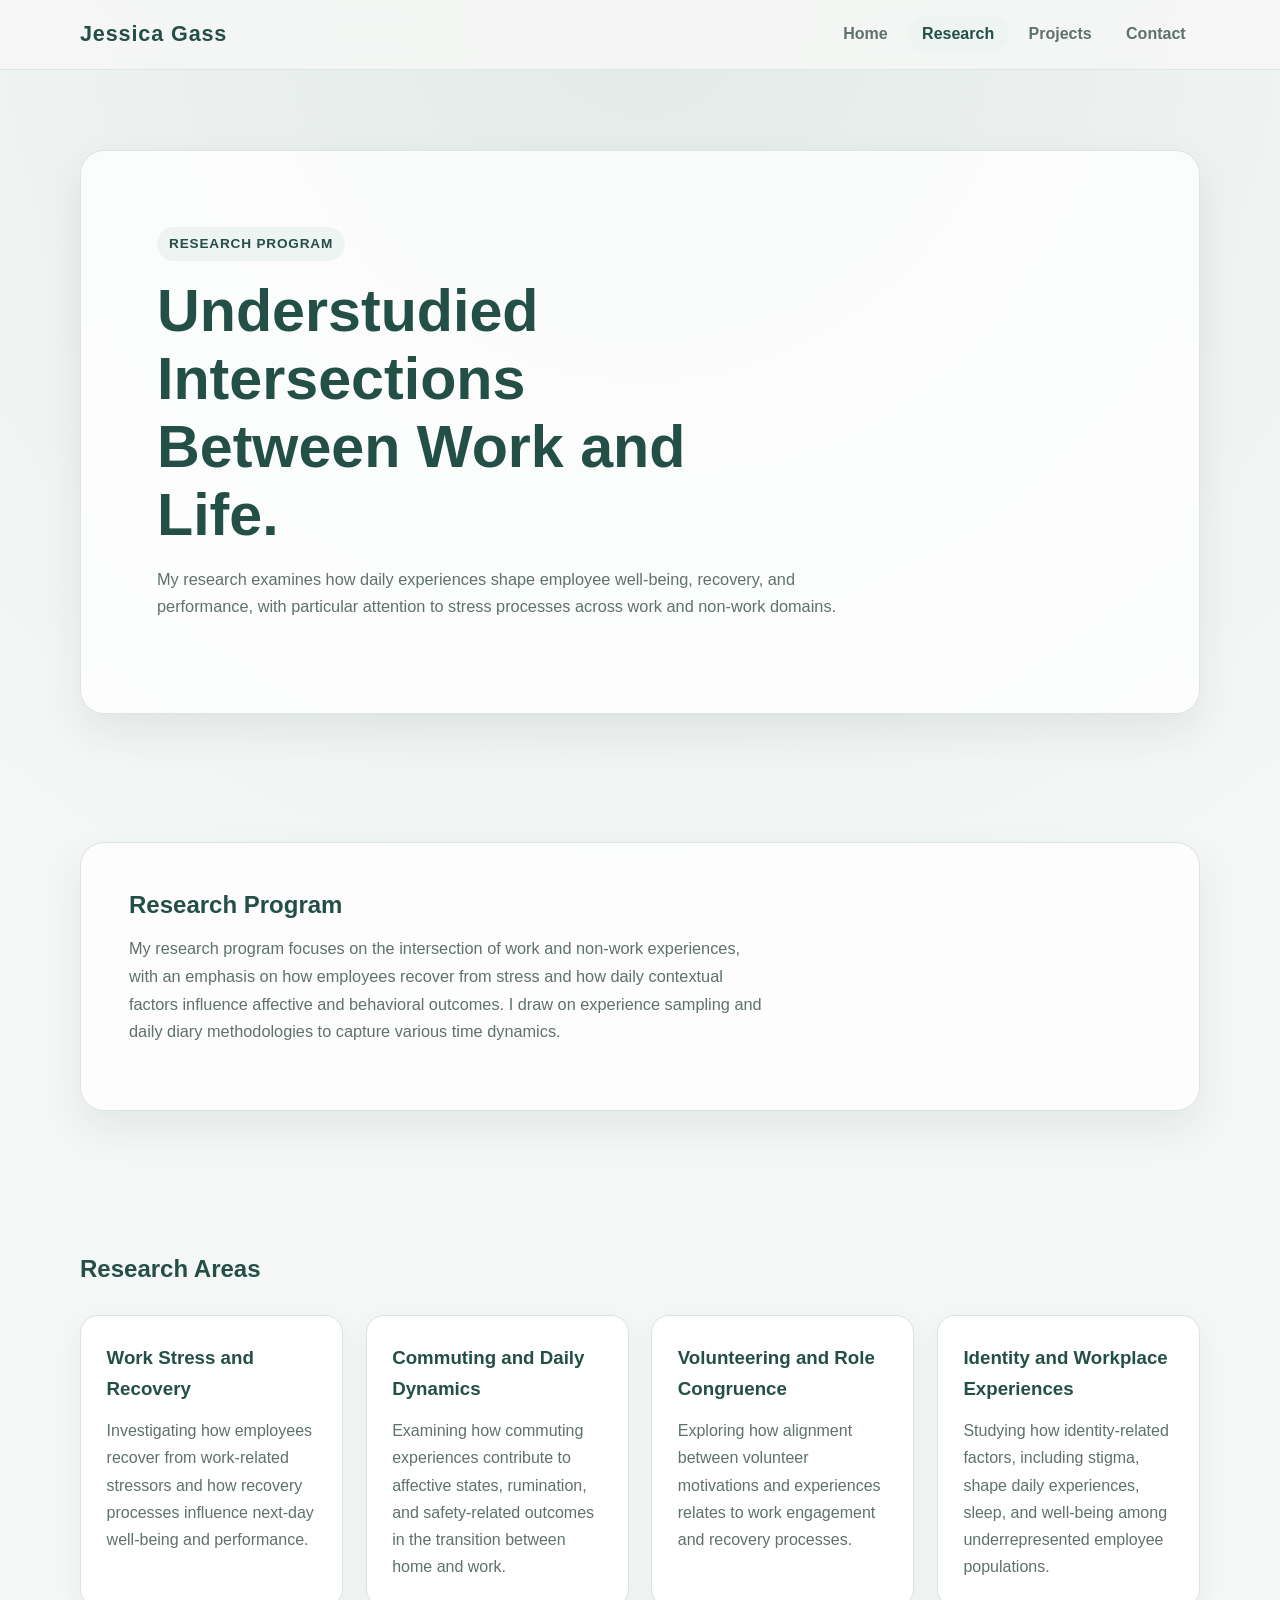
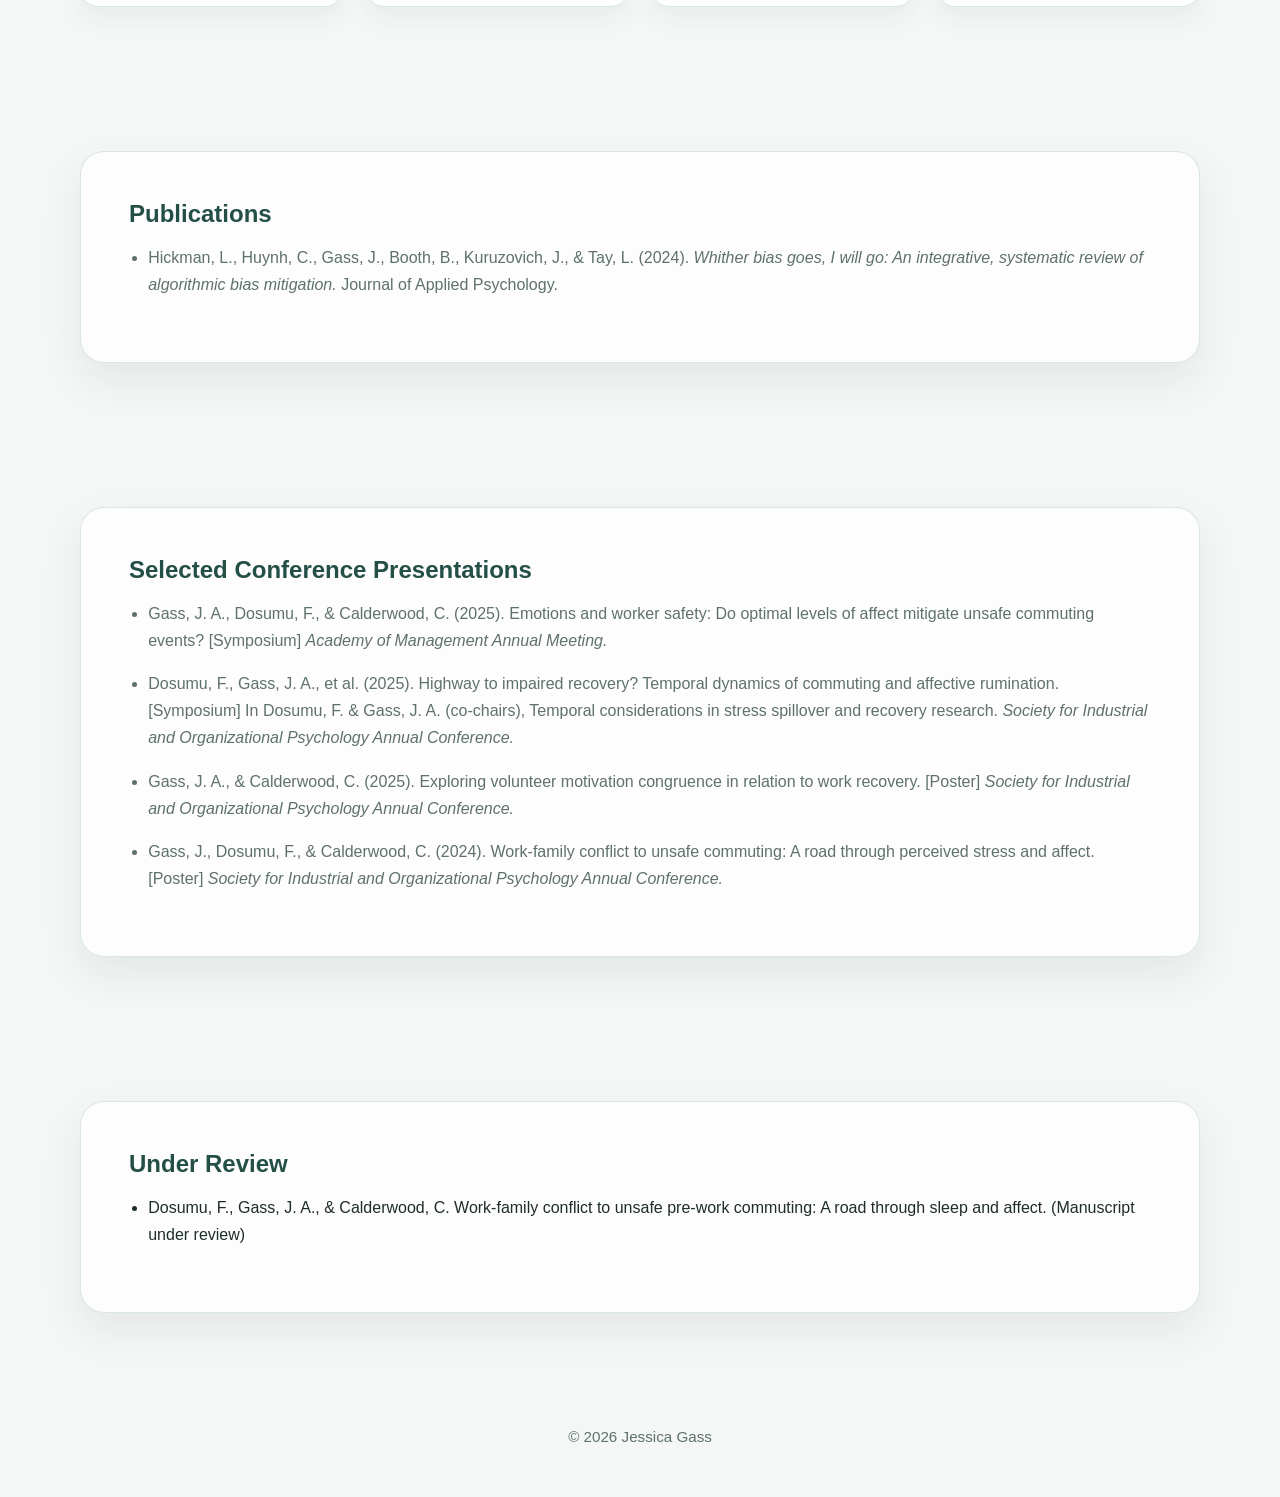
<file: research.html>
<!DOCTYPE html>
<html lang="en">
<head>
    <meta charset="UTF-8">
    <meta name="viewport" content="width=device-width, initial-scale=1.0">
    <title>Research | Jessica Gass</title>
    <link rel="stylesheet" href="styles.css">
</head>
<body>

<header>
    <nav class="navbar">
        <h1 class="logo">Jessica Gass</h1>
        <ul class="nav-links">
            <li><a href="index.html">Home</a></li>
            <li><a href="research.html" class="active">Research</a></li>
            <li><a href="projects.html">Projects</a></li>
            <li><a href="index.html#contact">Contact</a></li>
        </ul>
    </nav>
</header>

<section class="hero page-hero">
    <div class="section-inner">
        <div class="hero-panel">
            <span class="eyebrow">Research Program</span>
            <h2>Understudied Intersections Between Work and Life.</h2>
            <p>
                My research examines how daily experiences shape employee well-being, recovery,
                and performance, with particular attention to stress processes across work and non-work domains.
            </p>
        </div>
    </div>
</section>

<section class="about tight-follow">
    <div class="section-inner">
        <div class="panel">
            <h2>Research Program</h2>
            <p class="section-copy">
                My research program focuses on the intersection of work and non-work experiences, with an emphasis on
                how employees recover from stress and how daily contextual factors influence affective and behavioral outcomes.
                I draw on experience sampling and daily diary methodologies to capture various time dynamics.
            </p>
        </div>
    </div>
</section>

<section class="highlights">
    <div class="section-inner">
        <h2>Research Areas</h2>
        <div class="cards">
            <div class="card">
                <h3>Work Stress and Recovery</h3>
                <p>
                    Investigating how employees recover from work-related stressors and how recovery processes
                    influence next-day well-being and performance.
                </p>
            </div>
            <div class="card">
                <h3>Commuting and Daily Dynamics</h3>
                <p>
                    Examining how commuting experiences contribute to affective states, rumination, and safety-related outcomes
                    in the transition between home and work.
                </p>
            </div>
            <div class="card">
                <h3>Volunteering and Role Congruence</h3>
                <p>
                    Exploring how alignment between volunteer motivations and experiences relates to work engagement
                    and recovery processes.
                </p>
            </div>
            <div class="card">
                <h3>Identity and Workplace Experiences</h3>
                <p>
                    Studying how identity-related factors, including stigma, shape daily experiences, sleep, and well-being
                    among underrepresented employee populations.
                </p>
            </div>
        </div>
    </div>
</section>

<section>
    <div class="section-inner">
        <div class="content-panel panel">
            <h2>Publications</h2>
            <ul class="publication-list">
                <li>
                    Hickman, L., Huynh, C., Gass, J., Booth, B., Kuruzovich, J., &amp; Tay, L. (2024).
                    <em>Whither bias goes, I will go: An integrative, systematic review of algorithmic bias mitigation.</em>
                    Journal of Applied Psychology.
                </li>
            </ul>
        </div>
    </div>
</section>

<section>
    <div class="section-inner">
        <div class="content-panel panel">
            <h2>Selected Conference Presentations</h2>
            <ul class="presentation-list">
                <li>
                    Gass, J. A., Dosumu, F., &amp; Calderwood, C. (2025).
                    Emotions and worker safety: Do optimal levels of affect mitigate unsafe commuting events? [Symposium]
                    <em>Academy of Management Annual Meeting.</em> 
                </li>
                <li>
                    Dosumu, F., Gass, J. A., et al. (2025).
                    Highway to impaired recovery? Temporal dynamics of commuting and affective rumination. [Symposium] 
                    In Dosumu, F. & Gass, J. A. (co-chairs), Temporal considerations in stress spillover and recovery research. 
                    <em>Society for Industrial and Organizational Psychology Annual Conference.</em>
                </li>
                <li>
                    Gass, J. A., &amp; Calderwood, C. (2025).
                    Exploring volunteer motivation congruence in relation to work recovery. [Poster]
                    <em>Society for Industrial and Organizational Psychology Annual Conference.</em>
                </li>
                <li>
                    Gass, J., Dosumu, F., &amp; Calderwood, C. (2024).
                    Work-family conflict to unsafe commuting: A road through perceived stress and affect. [Poster]
                    <em>Society for Industrial and Organizational Psychology Annual Conference.</em>
                </li>
            </ul>
        </div>
    </div>
</section>

<section>
    <div class="section-inner">
        <div class="content-panel panel">
            <h2>Under Review</h2>
            <ul class="compact-list">
                <li>
                    Dosumu, F., Gass, J. A., &amp; Calderwood, C.
                    Work-family conflict to unsafe pre-work commuting: A road through sleep and affect. (Manuscript under review)
                </li>
            </ul>
        </div>
    </div>
</section>


<footer>
    <div class="footer-inner">
        <p>© 2026 Jessica Gass</p>
    </div>
</footer>

</body>
</html>
</file>
<file: styles.css>
:root {
  --bg: #f5f7f6;
  --surface: #ffffff;
  --surface-alt: #eef4f1;
  --text: #1f2d2a;
  --muted: #5f716d;
  --primary: #2f6b5f;
  --primary-dark: #234f46;
  --border: #d9e5df;
  --shadow: 0 18px 40px rgba(25, 51, 45, 0.08);
  --shadow-soft: 0 10px 24px rgba(25, 51, 45, 0.06);
  --radius: 18px;
  --max-width: 1120px;
}

* {
  box-sizing: border-box;
}

html {
  scroll-behavior: smooth;
}

body {
  margin: 0;
  font-family: Inter, "Segoe UI", Arial, Helvetica, sans-serif;
  line-height: 1.7;
  color: var(--text);
  background:
    radial-gradient(circle at top, rgba(47, 107, 95, 0.09), transparent 32%),
    var(--bg);
}

a {
  color: var(--primary);
}

img {
  max-width: 100%;
}

header {
  position: sticky;
  top: 0;
  z-index: 10;
  backdrop-filter: blur(12px);
  background: rgba(245, 247, 246, 0.9);
  border-bottom: 1px solid rgba(217, 229, 223, 0.9);
}

.navbar,
.section-inner,
.footer-inner {
  width: min(calc(100% - 2rem), var(--max-width));
  margin: 0 auto;
}

.navbar {
  display: flex;
  justify-content: space-between;
  align-items: center;
  gap: 1rem;
  padding: 1rem 0;
}

.logo {
  margin: 0;
  color: var(--primary-dark);
  font-size: 1.35rem;
  letter-spacing: 0.04em;
}

.nav-links {
  list-style: none;
  display: flex;
  flex-wrap: wrap;
  gap: 0.35rem;
  margin: 0;
  padding: 0;
}

.nav-links a {
  text-decoration: none;
  color: var(--muted);
  font-weight: 600;
  padding: 0.65rem 0.9rem;
  border-radius: 999px;
  transition: background-color 0.2s ease, color 0.2s ease;
}

.nav-links a:hover,
.nav-links a.active {
  background: var(--surface-alt);
  color: var(--primary-dark);
}

section {
  padding: 4.5rem 0;
}

.section-inner {
  background: transparent;
}

.hero {
  padding-top: 5rem;
}

.hero-panel,
.panel {
  background: rgba(255, 255, 255, 0.78);
  border: 1px solid rgba(217, 229, 223, 0.95);
  border-radius: calc(var(--radius) + 6px);
  box-shadow: var(--shadow);
}

.hero-panel {
  padding: clamp(2.5rem, 6vw, 4.75rem);
}

.eyebrow {
  display: inline-block;
  margin-bottom: 1rem;
  padding: 0.35rem 0.75rem;
  border-radius: 999px;
  background: var(--surface-alt);
  color: var(--primary-dark);
  font-size: 0.85rem;
  font-weight: 700;
  letter-spacing: 0.06em;
  text-transform: uppercase;
}

.hero-grid,
.split-grid {
  display: grid;
  gap: 2rem;
  align-items: center;
}

.hero-grid {
  grid-template-columns: minmax(0, 1.5fr) minmax(260px, 0.9fr);
}

.hero h2,
section h2 {
  margin: 0 0 1rem;
  color: var(--primary-dark);
  line-height: 1.15;
}

.hero h2 {
  font-size: clamp(2.25rem, 5vw, 3.7rem);
  max-width: 12ch;
}

.hero p,
.lead,
.section-copy {
  max-width: 70ch;
  color: var(--muted);
  font-size: 1.02rem;
}

.page-hero h2 {
  max-width: 18ch;
}

.page-hero p {
  max-width: 78ch;
}

.tight-follow {
  padding-top: 3.5rem;
}

.hero-actions,
.inline-actions {
  display: flex;
  flex-wrap: wrap;
  gap: 0.9rem;
  margin-top: 1.75rem;
}

.button,
.button-secondary {
  display: inline-flex;
  align-items: center;
  justify-content: center;
  gap: 0.5rem;
  padding: 0.9rem 1.3rem;
  border-radius: 999px;
  border: 1px solid transparent;
  font-weight: 700;
  text-decoration: none;
  cursor: pointer;
  transition: transform 0.2s ease, box-shadow 0.2s ease, background-color 0.2s ease;
}

.button {
  background: var(--primary);
  color: #fff;
  box-shadow: var(--shadow-soft);
}

.button:hover,
.button-secondary:hover {
  transform: translateY(-1px);
}

.button:hover {
  background: var(--primary-dark);
}

.button-secondary {
  background: transparent;
  color: var(--primary-dark);
  border-color: var(--border);
}

.hero-card,
.stat-card,
.card,
.list-card {
  background: var(--surface);
  border: 1px solid var(--border);
  border-radius: var(--radius);
  box-shadow: var(--shadow-soft);
}

.hero-card {
  padding: 1.75rem;
}

.stat-list {
  display: grid;
  gap: 1rem;
  margin-top: 1.5rem;
}

.stat-card strong {
  display: block;
  color: var(--primary-dark);
  font-size: 1.8rem;
  line-height: 1;
}

.stat-card {
  padding: 1rem 1.1rem;
}

.about .panel,
.contact .panel,
.content-panel {
  padding: clamp(2rem, 4vw, 3rem);
}

.cards {
  display: grid;
  grid-template-columns: repeat(auto-fit, minmax(240px, 1fr));
  gap: 1.4rem;
  margin-top: 2rem;
}

.card {
  padding: 1.6rem;
  text-align: left;
  transition: transform 0.2s ease, box-shadow 0.2s ease, border-color 0.2s ease;
}

.card:hover {
  transform: translateY(-4px);
  box-shadow: var(--shadow);
  border-color: rgba(47, 107, 95, 0.25);
}

.card h3,
.card h4 {
  margin-top: 0;
  margin-bottom: 0.75rem;
  color: var(--primary-dark);
}

.card p,
.card ol,
.card ul,
.list-card li,
.publication-list li,
.presentation-list li {
  margin: 0;
  color: var(--muted);
}

.card ol,
.card ul,
.publication-list,
.presentation-list,
.compact-list {
  padding-left: 1.2rem;
}

.publication-list,
.presentation-list,
.compact-list {
  display: grid;
  gap: 1rem;
}

.project-details {
  margin-top: 1rem;
  border: 1px solid var(--border);
  border-radius: 14px;
  background-color: var(--surface-alt);
  overflow: hidden;
}

.project-details summary {
  cursor: pointer;
  padding: 1rem 1.2rem;
  font-weight: 700;
  color: var(--primary-dark);
  list-style: none;
}

.contact-grid {
  display: grid;
  grid-template-columns: repeat(auto-fit, minmax(220px, 1fr));
  gap: 1rem;
  margin-top: 1rem;
}

.project-details summary::after {
  content: "+";
  float: right;
  font-size: 1.15rem;
}

.contact-item span {
  display: block;
  margin-bottom: 0.2rem;
  color: var(--accent);
  font-size: 0.8rem;
  font-weight: 700;
  letter-spacing: 0.08em;
  text-transform: uppercase;
}

.project-details ol,
.project-details p,
.project-details ul {
  padding: 0 1.2rem 1.2rem;
}

.contact-grid {
  display: grid;
  grid-template-columns: repeat(auto-fit, minmax(220px, 1fr));
  gap: 1rem;
  margin-top: 1.5rem;
  text-align: left;
}

.contact-item {
  padding: 1.1rem 1.2rem;
  background: var(--surface);
  border: 1px solid var(--border);
  border-radius: 14px;
}

.contact-item span {
  display: block;
  margin-bottom: 0.35rem;
  font-size: 0.85rem;
  font-weight: 700;
  letter-spacing: 0.05em;
  text-transform: uppercase;
  color: var(--primary);
}

.linkedin-button {
  margin-top: 0.25rem;
}

footer {
  padding: 1.5rem 0 2rem;
}

.footer-inner {
  color: var(--muted);
  text-align: center;
  font-size: 0.95rem;
}

@media (max-width: 820px) {
  .navbar,
  .hero-grid {
    grid-template-columns: 1fr;
  }

  .navbar {
    flex-direction: column;
    align-items: flex-start;
  }

  .hero h2 {
    max-width: none;
  }
}

@media (max-width: 560px) {
  section {
    padding: 3.5rem 0;
  }

  .hero-panel,
  .content-panel,
  .about .panel,
  .contact .panel {
    padding: 1.5rem;
  }

  .nav-links {
    gap: 0.2rem;
  }

  .nav-links a {
    padding: 0.55rem 0.75rem;
  }
}

.project-showcase {
  align-items: stretch;
  grid-template-columns: minmax(0, 1fr);
}

.project-card {
  padding: 0;
  overflow: hidden;
}

.project-card-summary {
  display: flex;
  align-items: flex-start;
  justify-content: space-between;
  gap: 1rem;
  padding: 1.6rem;
  cursor: pointer;
  list-style: none;
}

.project-card-summary::-webkit-details-marker {
  display: none;
}

.project-card-summary p {
  max-width: 60ch;
}

.project-card-toggle {
  display: inline-flex;
  align-items: center;
  gap: 0.45rem;
  white-space: nowrap;
  color: var(--primary-dark);
  font-weight: 700;
}

.project-card-toggle::after {
  content: "+";
  font-size: 1.2rem;
  line-height: 1;
}

.project-card[open] .project-card-toggle::after {
  content: "−";
}

.project-card[open] .project-card-toggle {
  color: var(--primary);
}

.project-card-body {
  padding: 0 1.6rem 1.6rem;
  border-top: 1px solid var(--border);
}

@media (max-width: 560px) {
  .project-card-summary {
    flex-direction: column;
  }

  .project-card-toggle {
    white-space: normal;
  }
}

.feature-list {
  margin-top: 1rem;
}

.scheduler-section {
  padding-top: 0;
}

.scheduler-card {
  margin-top: 0;
}

.scheduler-card-body {
  padding: 0;
  border-top: 1px solid var(--border);
}

.scheduler-panel {
  padding: clamp(2rem, 4vw, 3rem);
  border: 0;
  border-radius: 0;
  box-shadow: none;
  background: transparent;
}

.scheduler-header {
  margin-bottom: 1.75rem;
}

.scheduler-form {
  display: grid;
  grid-template-columns: repeat(auto-fit, minmax(200px, 1fr));
  gap: 1rem;
}

.scheduler-form label {
  display: grid;
  gap: 0.45rem;
  color: var(--primary-dark);
  font-weight: 600;
}

.scheduler-form input {
  width: 100%;
  padding: 0.85rem 1rem;
  border: 1px solid var(--border);
  border-radius: 14px;
  background: var(--surface);
  color: var(--text);
  font: inherit;
}

.scheduler-form input:focus {
  outline: 2px solid rgba(47, 107, 95, 0.18);
  border-color: var(--primary);
}

.scheduler-form-full {
  grid-column: 1 / -1;
}

.scheduler-status {
  margin-top: 1.5rem;
  color: var(--muted);
  font-weight: 600;
}

.scheduler-calendar {
  margin-top: 1.5rem;
}

.schedule-day {
  min-height: 220px;
}

.schedule-day-title {
  display: block;
  margin-bottom: 0.6rem;
}

.schedule-day-hours {
  margin: -0.3rem 0 0.9rem;
  color: var(--muted);
  font-size: 0.95rem;
  font-weight: 600;
}

.task-pill {
  width: 100%;
  margin-top: 0.65rem;
  padding: 0.8rem 0.9rem;
  border: 0;
  border-radius: 12px;
  background: var(--primary);
  color: #fff;
  text-align: left;
  font: inherit;
  cursor: pointer;
  box-shadow: var(--shadow-soft);
  transition: background-color 0.2s ease, transform 0.2s ease;
}

.task-pill:hover,
.task-pill:focus-visible {
  background: var(--primary-dark);
  transform: translateY(-1px);
}

.task-pill.completed {
  background: #5f716d;
  text-decoration: line-through;
}

.schedule-empty {
  color: var(--muted);
  font-style: italic;
}

@media (max-width: 560px) {
  .schedule-day {
    min-height: 0;
  }
}

.scheduler-legend {
  display: flex;
  flex-wrap: wrap;
  gap: 0.75rem 1.25rem;
  margin-top: 1.25rem;
  padding: 1rem 1.1rem;
  border: 1px solid var(--border);
  border-radius: 14px;
  background: var(--surface-alt);
  color: var(--muted);
}

.scheduler-legend strong {
  color: var(--primary-dark);
}

.schedule-notes {
  margin: 0 0 1rem;
  padding-left: 1.2rem;
  color: var(--muted);
  display: grid;
  gap: 0.35rem;
}

.schedule-notes li {
  margin: 0;
}


.scheduler-settings {
  margin-bottom: 1.5rem;
  padding: 1.25rem;
  border: 1px solid var(--border);
  border-radius: var(--radius);
  background: var(--surface-alt);
}

.scheduler-settings h3 {
  margin: 0;
  color: var(--primary-dark);
}

.scheduler-settings-copy {
  margin: 0.35rem 0 1rem;
  color: var(--muted);
}

.scheduler-settings-form {
  margin-top: 1rem;
}

.schedule-actions {
  display: flex;
  flex-wrap: wrap;
  gap: 0.9rem;
  margin-top: 1.5rem;
}

.github-chatbot-body {
  padding: 0;
}

.github-chatbot-panel {
  padding: clamp(1.5rem, 3vw, 2rem);
  border: 0;
  border-radius: 0;
  box-shadow: none;
  background: transparent;
}

.chatbox-shell {
  max-width: 760px;
  margin-top: 1rem;
  border: 1px solid var(--border);
  border-radius: 18px;
  overflow: hidden;
  background: var(--surface);
  box-shadow: 0 12px 25px rgba(10, 51, 68, 0.07);
}

.chatbox-header {
  display: flex;
  align-items: center;
  gap: 0.8rem;
  padding: 0.9rem 1rem;
  border-bottom: 1px solid var(--border);
  background: linear-gradient(180deg, #ffffff 0%, #f7fafb 100%);
}

.chatbox-indicator {
  width: 0.7rem;
  height: 0.7rem;
  border-radius: 50%;
  background: #4bae78;
  box-shadow: 0 0 0 4px rgba(75, 174, 120, 0.15);
}

.chatbox-title {
  margin: 0;
  font-weight: 700;
  color: var(--primary-dark);
}

.chatbox-subtitle {
  margin: 0;
  font-size: 0.82rem;
  color: var(--muted);
}

.github-chat-log {
  max-height: 360px;
  overflow-y: auto;
  padding: 1rem 0.95rem;
  border: 0;
  border-bottom: 1px solid var(--border);
  background: var(--surface-alt);
  display: grid;
  gap: 0.75rem;
}

.chatbox-prompts {
  display: flex;
  flex-wrap: wrap;
  gap: 0.55rem;
  padding: 0.85rem 0.95rem;
  border-bottom: 1px solid var(--border);
  background: #fbfdfc;
}

.prompt-chip {
  border: 1px solid var(--border);
  border-radius: 999px;
  background: #ffffff;
  color: var(--primary-dark);
  font: inherit;
  font-size: 0.82rem;
  font-weight: 600;
  padding: 0.4rem 0.75rem;
  cursor: pointer;
}

.prompt-chip:hover,
.prompt-chip:focus-visible {
  background: var(--surface-alt);
  border-color: rgba(47, 107, 95, 0.35);
  outline: none;
}

.github-chat-message {
  margin: 0;
  padding: 0.7rem 0.9rem;
  border-radius: 16px;
  line-height: 1.45;
  max-width: min(83%, 560px);
  word-break: break-word;
}

.github-chat-author {
  display: block;
  font-size: 0.76rem;
  text-transform: uppercase;
  letter-spacing: 0.04em;
  margin-bottom: 0.3rem;
  opacity: 0.9;
}

.github-chat-text {
  margin: 0;
  font-size: 0.98rem;
}

.github-chat-code {
  margin: 0.7rem 0 0;
  padding: 0.75rem 0.85rem;
  border-radius: 12px;
  background: #10222b;
  color: #f8fbff;
  font-size: 0.83rem;
  line-height: 1.5;
  overflow-x: auto;
}

.github-chat-message.bot {
  justify-self: flex-start;
  background: #fff;
  border: 1px solid var(--border);
  color: #18363f;
}

.github-chat-message.user {
  justify-self: flex-end;
  background: #1f5d63;
  color: #ffffff;
}

.github-chat-message.user .github-chat-author {
  opacity: 1;
  color: #ffffff;
}

.github-chat-message.user .github-chat-text {
  font-weight: 600;
  color: #ffffff;
}

.github-chat-message.user a {
  color: #ffffff;
}

.github-chat-actions {
  margin: 0.6rem 0 0;
  padding-left: 1rem;
}

.github-chat-actions li + li {
  margin-top: 0.35rem;
}

.github-chat-actions a {
  color: #0b5eb8;
  text-decoration: underline;
  text-underline-offset: 2px;
}

.github-chat-actions a:hover,
.github-chat-actions a:focus-visible {
  color: #08448a;
}

.github-chat-form {
  margin-top: 0;
  padding: 0.9rem 0.95rem 1rem;
  background: var(--surface);
}

.github-chat-label {
  display: block;
  margin-bottom: 0.45rem;
  color: var(--primary-dark);
  font-weight: 700;
}

.github-chat-form input {
  width: 100%;
  padding: 0.85rem 1rem;
  border: 1px solid var(--border);
  border-radius: 999px;
  background: var(--surface);
  color: var(--text);
  font: inherit;
}

.github-chat-form input:focus {
  outline: 2px solid rgba(47, 107, 95, 0.18);
  border-color: var(--primary);
}

.chatbox-actions {
  margin-top: 0.7rem;
}

.visually-hidden {
  position: absolute;
  width: 1px;
  height: 1px;
  padding: 0;
  margin: -1px;
  overflow: hidden;
  clip: rect(0, 0, 0, 0);
  white-space: nowrap;
  border: 0;
}
</file>
